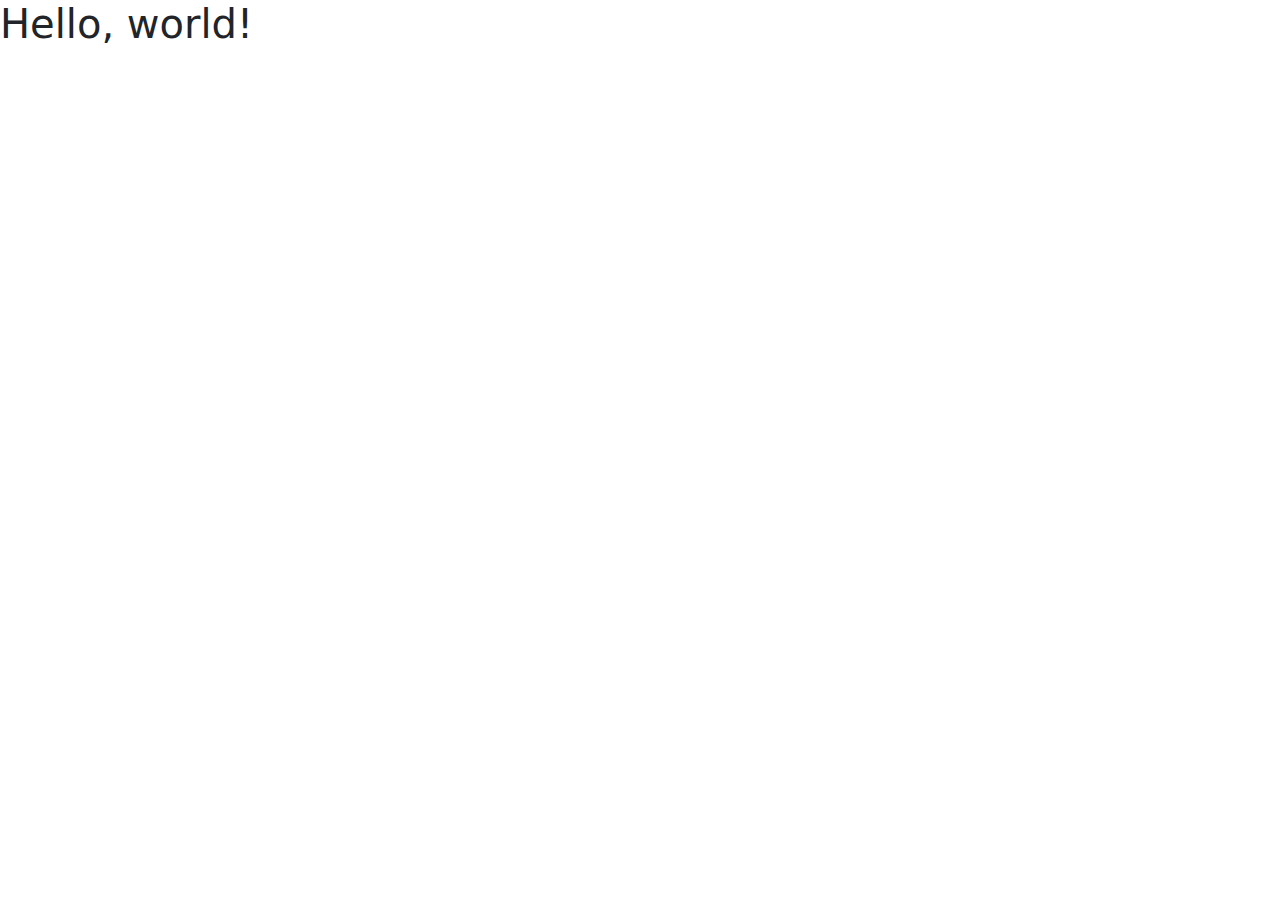
<file: index.html>
<!doctype html>
<html lang="en">
  <head>
    <meta charset="utf-8">
    <meta name="viewport" content="width=device-width, initial-scale=1">
    <title>Bootstrap demo</title>
    <link href="https://cdn.jsdelivr.net/npm/bootstrap@5.3.3/dist/css/bootstrap.min.css" rel="stylesheet" integrity="sha384-QWTKZyjpPEjISv5WaRU9OFeRpok6YctnYmDr5pNlyT2bRjXh0JMhjY6hW+ALEwIH" crossorigin="anonymous">
  </head>
  <body>
    <h1>Hello, world!</h1>
    <script src="https://cdn.jsdelivr.net/npm/bootstrap@5.3.3/dist/js/bootstrap.bundle.min.js" integrity="sha384-YvpcrYf0tY3lHB60NNkmXc5s9fDVZLESaAA55NDzOxhy9GkcIdslK1eN7N6jIeHz" crossorigin="anonymous"></script>
  </body>
</html>
</file>
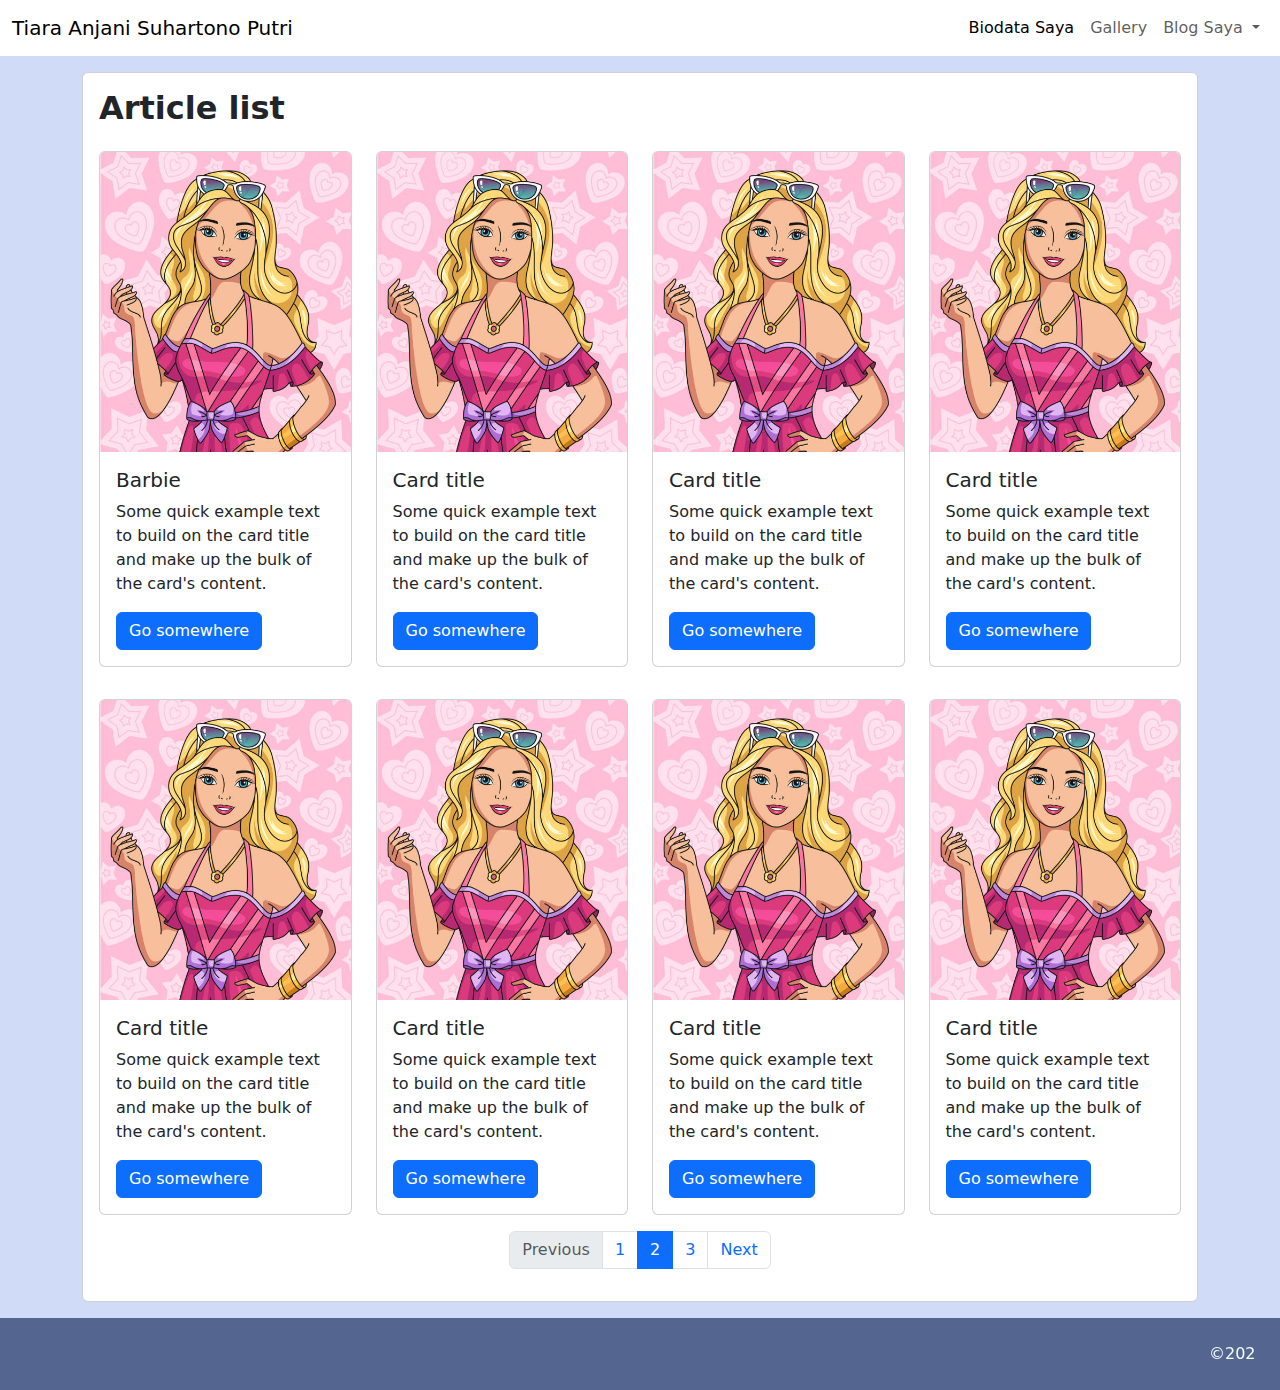
<file: artikel/index.html>
<!DOCTYPE html>
<html lang="en">

<head>
    <meta charset="UTF-8">
    <meta name="viewport" content="width=device-width, initial-scale=1.0">
    <title>Index</title>
    <link rel="stylesheet" href="../asset/bootstrap/css/bootstrap.min.css">
    <link rel="stylesheet" href="../style.css">
    <link rel="stylesheet" href="../asset/fontawesome/css/all.min.css" />
</head>

<body>


    <!--Navbar-->
    <nav class="navbar navbar-expand-lg custom-bs-navbar">
        <div class="container-fluid">
            <a class="navbar-brand" href="#">Tiara Anjani Suhartono Putri</a>
            <button class="navbar-toggler" type="button" data-bs-toggle="collapse"
                data-bs-target="#navbarSupportedContent" aria-controls="navbarSupportedContent" aria-expanded="false"
                aria-label="Toggle navigation">
                <span class="navbar-toggler-icon"></span>
            </button>
            <div class="collapse navbar-collapse" id="navbarSupportedContent">
                <ul class="navbar-nav ms-auto">
                    <li class="nav-item">
                        <a class="nav-link active" aria-current="page" href="../biodata-saya.html">Biodata Saya</a>
                    </li>
                    <li class="nav-item">
                        <a class="nav-link" href="../Gallery.html">Gallery</a>
                    </li>
                    <li class="nav-item dropdown">
                        <a class="nav-link dropdown-toggle" href="#" role="button" data-bs-toggle="dropdown"
                            aria-expanded="false">
                            Blog Saya
                        </a>
                        <ul class="dropdown-menu dropdown-menu-end">
                            <li><a class="dropdown-item" href="./index.html">Daftar Artikel</a></li>
                            <li><a class="dropdown-item" href="./form.html">Buat Artikel</a></li>
                            <li>
                        </ul>
                    </li>
                </ul>
            </div>
        </div>
    </nav>
    <!--Close Navbar-->


    <!--Start Content Section-->
    <div class="content-section">
        <div class="container py-3">
            <div class="card">
                <div class="card-body">
                    <div class="row">
                        <h2><strong>Article list</strong></h2>

                        <!--Start Card Foto-->
                        <div class="col-3 sm-3 py-3">
                            <div class="card">
                                <img src="../asset/Image/barbie.jpg" class="card-img-top" alt="Barbie">
                                <div class="card-body">
                                    <h5 class="card-title">Barbie</h5>
                                    <p class="card-text">Some quick example text to build on the card title and make up
                                        the bulk of the card's content.</p>
                                    <a href="./detail.html" class="btn btn-primary">Go somewhere</a>
                                </div>
                            </div>
                        </div>

                        <div class="col-3 sm-3 py-3">
                            <div class="card">
                                <img src="../asset/Image/barbie.jpg" class="card-img-top" alt="...">
                                <div class="card-body">
                                    <h5 class="card-title">Card title</h5>
                                    <p class="card-text">Some quick example text to build on the card title and make up
                                        the bulk of the card's content.</p>
                                    <a href="#" class="btn btn-primary">Go somewhere</a>
                                </div>
                            </div>
                        </div>

                        <div class="col-3 sm-3 py-3">
                            <div class="card">
                                <img src="../asset/Image/barbie.jpg" class="card-img-top" alt="...">
                                <div class="card-body">
                                    <h5 class="card-title">Card title</h5>
                                    <p class="card-text">Some quick example text to build on the card title and make up
                                        the bulk of the card's content.</p>
                                    <a href="#" class="btn btn-primary">Go somewhere</a>
                                </div>
                            </div>
                        </div>


                        <div class="col-3 sm-3 py-3">
                            <div class="card">
                                <img src="../asset/Image/barbie.jpg" class="card-img-top" alt="...">
                                <div class="card-body">
                                    <h5 class="card-title">Card title</h5>
                                    <p class="card-text">Some quick example text to build on the card title and make up
                                        the bulk of the card's content.</p>
                                    <a href="#" class="btn btn-primary">Go somewhere</a>
                                </div>
                            </div>
                        </div>


                        <div class="col-3 sm-3 py-3">
                            <div class="card">
                                <img src="../asset/Image/barbie.jpg" class="card-img-top" alt="...">
                                <div class="card-body">
                                    <h5 class="card-title">Card title</h5>
                                    <p class="card-text">Some quick example text to build on the card title and make up
                                        the bulk of the card's content.</p>
                                    <a href="#" class="btn btn-primary">Go somewhere</a>
                                </div>
                            </div>
                        </div>


                        <div class="col-3 sm-3 py-3">
                            <div class="card">
                                <img src="../asset/Image/barbie.jpg" class="card-img-top" alt="...">
                                <div class="card-body">
                                    <h5 class="card-title">Card title</h5>
                                    <p class="card-text">Some quick example text to build on the card title and make up
                                        the bulk of the card's content.</p>
                                    <a href="#" class="btn btn-primary">Go somewhere</a>
                                </div>
                            </div>
                        </div>


                        <div class="col-3 sm-3 py-3">
                            <div class="card">
                                <img src="../asset/Image/barbie.jpg" class="card-img-top" alt="...">
                                <div class="card-body">
                                    <h5 class="card-title">Card title</h5>
                                    <p class="card-text">Some quick example text to build on the card title and make up
                                        the bulk of the card's content.</p>
                                    <a href="#" class="btn btn-primary">Go somewhere</a>
                                </div>
                            </div>
                        </div>


                        <div class="col-3 sm-3 py-3">
                            <div class="card">
                                <img src="../asset/Image/barbie.jpg" class="card-img-top" alt="...">
                                <div class="card-body">
                                    <h5 class="card-title">Card title</h5>
                                    <p class="card-text">Some quick example text to build on the card title and make up
                                        the bulk of the card's content.</p>
                                    <a href="#" class="btn btn-primary">Go somewhere</a>
                                </div>
                            </div>
                        </div>
                        <!--Start Card Foto-->

                        <!--Start Pagination/Previous-->
                        <nav aria-label="...">
                            <ul class="pagination justify-content-center">
                                <li class="page-item disabled">
                                    <a class="page-link">Previous</a>
                                </li>
                                <li class="page-item"><a class="page-link" href="#">1</a></li>
                                <li class="page-item active" aria-current="page">
                                    <a class="page-link" href="#">2</a>
                                </li>
                                <li class="page-item"><a class="page-link" href="#">3</a></li>
                                <li class="page-item">
                                    <a class="page-link" href="#">Next</a>
                                </li>
                            </ul>
                        </nav>
                        <!--Start Pagination/Previous-->

                    </div>
                </div>
            </div>
        </div>
    </div>
    </div>
    <!--End Content Section-->


    <!--Footer-->
    <footer class="my-footer">
        <marquee>
            <address>&copy;2024 TG - All right reserved</address>
        </marquee>
    </footer>
    <!--End Footer-->

    <script src="https://cdn.jsdelivr.net/npm/@popperjs/core@2.11.8/dist/umd/popper.min.js"
        integrity="sha384-I7E8VVD/ismYTF4hNIPjVp/Zjvgyol6VFvRkX/vR+Vc4jQkC+hVqc2pM8ODewa9r"
        crossorigin="anonymous"></script>
    <script src="../asset/bootstrap/js/bootstrap.min.js"></script>
</body>

</html>
</file>
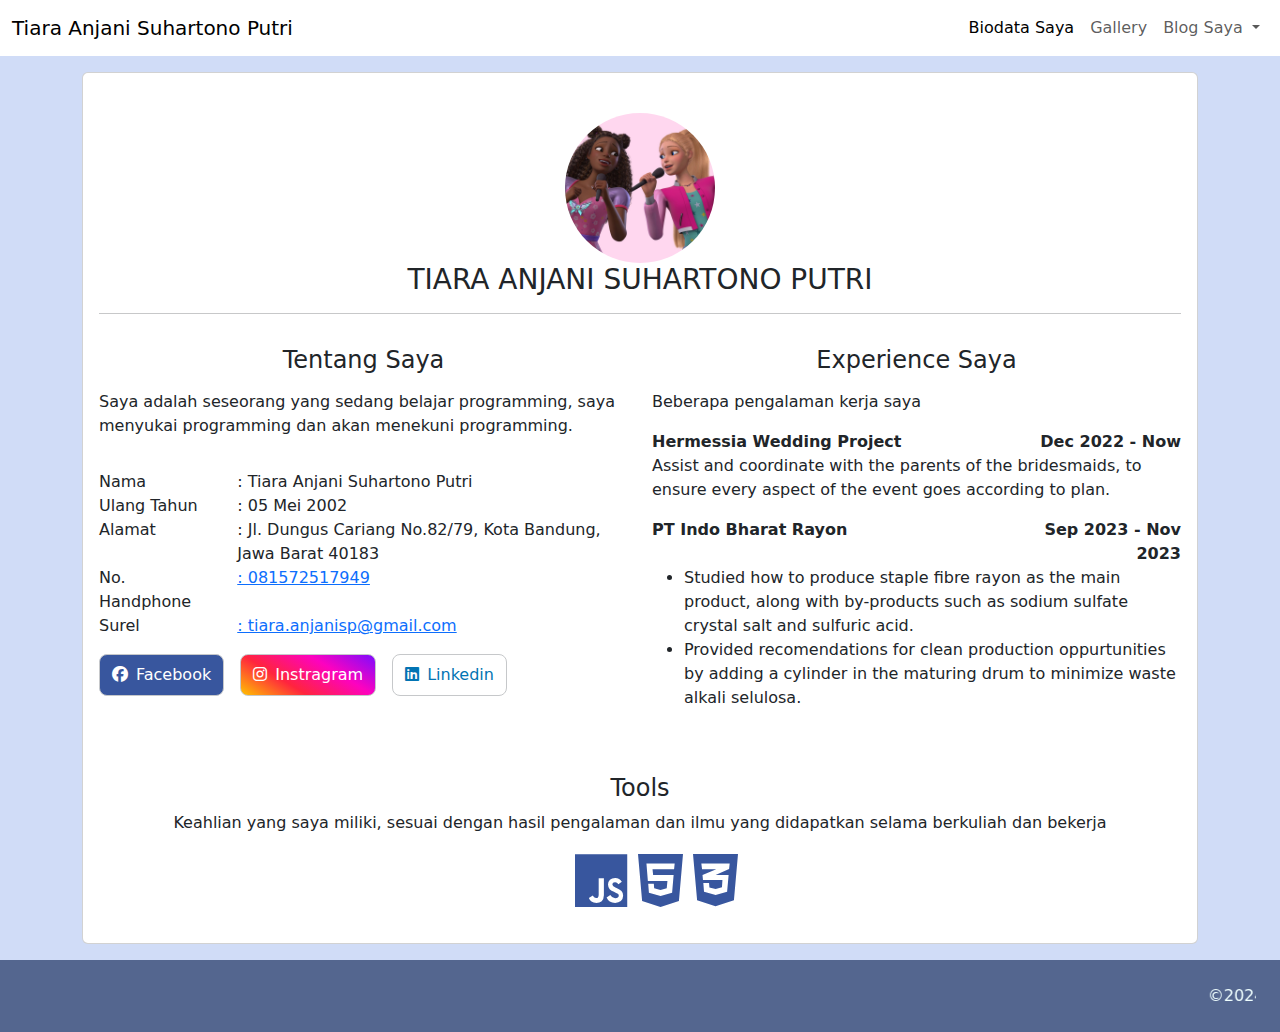
<file: biodata-saya.html>
<!DOCTYPE html>
<html lang="en">

<head>
  <meta charset="UTF-8">
  <meta name="viewport" content="width=<device-width>, initial-scale=1.0">
  <title>Biodata Saya</title>
  <link rel="stylesheet" href="./asset/bootstrap/css/bootstrap.min.css">
  <link rel="stylesheet" href="./style.css">
  <link rel="stylesheet" href="./asset/fontawesome/css/all.min.css" />
</head>

<body>

  <!--Navbar-->
  <nav class="navbar navbar-expand-lg custom-bs-navbar">
    <div class="container-fluid">
      <a class="navbar-brand" href="#">Tiara Anjani Suhartono Putri</a>
      <button class="navbar-toggler" type="button" data-bs-toggle="collapse" data-bs-target="#navbarSupportedContent"
        aria-controls="navbarSupportedContent" aria-expanded="false" aria-label="Toggle navigation">
        <span class="navbar-toggler-icon"></span>
      </button>
      <div class="collapse navbar-collapse" id="navbarSupportedContent">
        <ul class="navbar-nav ms-auto">
          <li class="nav-item">
            <a class="nav-link active" aria-current="page" href="#">Biodata Saya</a>
          </li>
          <li class="nav-item">
            <a class="nav-link" href="./Gallery.html">Gallery</a>
          </li>
          <li class="nav-item dropdown">
            <a class="nav-link dropdown-toggle" href="#" role="button" data-bs-toggle="dropdown" aria-expanded="false">
              Blog Saya
            </a>
            <ul class="dropdown-menu dropdown-menu-end">
              <li><a class="dropdown-item" href="./artikel/index.html">Daftar Artikel</a></li>
              <li><a class="dropdown-item" href="./artikel/form.html">Buat Artikel</a></li>
              <li>
            </ul>
          </li>
        </ul>
      </div>
    </div>
  </nav>
  <!--Close Navbar-->

  <!--Buat isian content, isinya card-->
  <div class="content-section">
    <div class="container py-3">
      <div class="card">
        <div class="card-body">

          <div class="row">
            <div class="col-sm-12 mb-3 mt-4" align="center">
              <!--cara ke 2-->
              <img src="asset/Image/barbi.jpg" class="barbi" />
              <h3 class="text-bold">TIARA ANJANI SUHARTONO PUTRI</h3>
              <hr class="mt-3 mb-3" />
            </div>

            <!--Start Split-->
            <div class="col-12 col-md-6 mb-5 mb-md-0">
              <!--About-->
              <div class="about mb-3">
                <div class="row">
                  <div class="col-12 mb-3">
                    <h4 class="mb-3" align="center">Tentang Saya</h4>
                    <p>Saya adalah seseorang yang sedang belajar programming, saya menyukai programming
                      dan akan menekuni programming.
                    </p>
                  </div>
                  <div class="col-3">
                    Nama
                  </div>
                  <div class="col-9">
                    : Tiara Anjani Suhartono Putri
                  </div>
                  <div class="col-3">
                    Ulang Tahun
                  </div>
                  <div class="col-9">
                    : 05 Mei 2002
                  </div>
                  <div class="col-3">
                    Alamat
                  </div>
                  <div class="col-9">
                    : Jl. Dungus Cariang No.82/79, Kota Bandung, Jawa Barat 40183
                  </div>
                  <div class="col-3">
                    No. Handphone
                  </div>
                  <div class="col-9">
                    <a href="tel: +6281572517949">: 081572517949</a>
                  </div>
                  <div class="col-3">
                    Surel
                  </div>
                  <div class="col-9">
                    <a href="mailto:tiara.anjanisp@gmail.com">: tiara.anjanisp@gmail.com</a>
                  </div>
                </div>
              </div>
              <!--End About-->

              <!--Social Media-->
              <div class="sosmed-container">
                <ul class="social-list">
                  <li class="social-item">
                    <a href="#" target="_blank"><i class="fa-brands fa-facebook"></i>Facebook</a>
                  </li>
                  <li class="social-item">
                    <a href="https://www.instagram.com/tiaraasputri/profilecard/?igsh=czFzZzh1dmo4N2V3"
                      target="_blank"><i class="fa-brands fa-instagram"></i>Instragram</a>
                  </li>
                  <li class="social-item">
                    <a href="https://www.linkedin.com/in/tiara-anjani-suhartono-putri-509375309?utm_source=share&utm_campaign=share_via&utm_content=profile&utm_medium=android_app"
                      target="_blank"><i class="fa-brands fa-linkedin"></i>Linkedin</a>
                  </li>
                </ul>
              </div>
              <!--End Social Media-->
            </div>

            <!--Start Experience-->
            <div class="col-12 col-md-6">
              <h4 class="mb-3" align="center">Experience Saya</h4>
              <p>Beberapa pengalaman kerja saya</p>
              <div class="row">
                <div class="col-8"><strong>Hermessia Wedding Project</strong></div>
                <div class="col-4" align="right"><strong>Dec 2022 - Now</strong></div>
              </div>
              <p>Assist and coordinate with the parents of the bridesmaids, to ensure every aspect of the event goes
                according to plan.</p>

              <div class="row">
                <div class="col-8"><strong>PT Indo Bharat Rayon</strong></div>
                <div class="col-4" align="right"><strong>Sep 2023 - Nov 2023</strong></div>
              </div>
              <ul class="experience-list" type="disc">
                <li>Studied how to produce staple fibre rayon as the main product, along with by-products such as sodium
                  sulfate crystal salt and sulfuric acid.</li>
                <li>Provided recomendations for clean production oppurtunities by adding a cylinder in the maturing drum
                  to minimize waste alkali selulosa.</li>
              </ul>
            </div>
            <!--End Experience-->
          </div>
          <!--End Split-->

          <br />
          <br />
          <!--Start Tools-->
          <div align="center">
            <h4>Tools</h4>
            <p>Keahlian yang saya miliki, sesuai dengan hasil pengalaman dan ilmu yang didapatkan selama berkuliah dan
              bekerja</p>
            <div class="tools-container" align="center">
              <ul class="tools-list">
                <li class="tools-item">
                  <i class="fa-brands fa-js"></i>
                </li>
                <li class="tools-item">
                  <i class="fa-brands fa-html5"></i>
                </li>
                <li class="tools-item">
                  <i class="fa-brands fa-css3-alt"></i>
                </li>
              </ul>
            </div>
          </div>
          <!--End Tools-->


        </div>
      </div>
    </div>
  </div>
  <!--Close content card-->

  <!--Footer-->
  <footer class="my-footer">
    <marquee>
      <address>&copy;2024 TG - All right reserved</address>
    </marquee>
  </footer>
  <!--End Footer-->

  <script src="https://cdn.jsdelivr.net/npm/@popperjs/core@2.11.8/dist/umd/popper.min.js"
    integrity="sha384-I7E8VVD/ismYTF4hNIPjVp/Zjvgyol6VFvRkX/vR+Vc4jQkC+hVqc2pM8ODewa9r"
    crossorigin="anonymous"></script>
  <script src="./asset/bootstrap/js/bootstrap.min.js"></script>
</body>

</html>
</file>
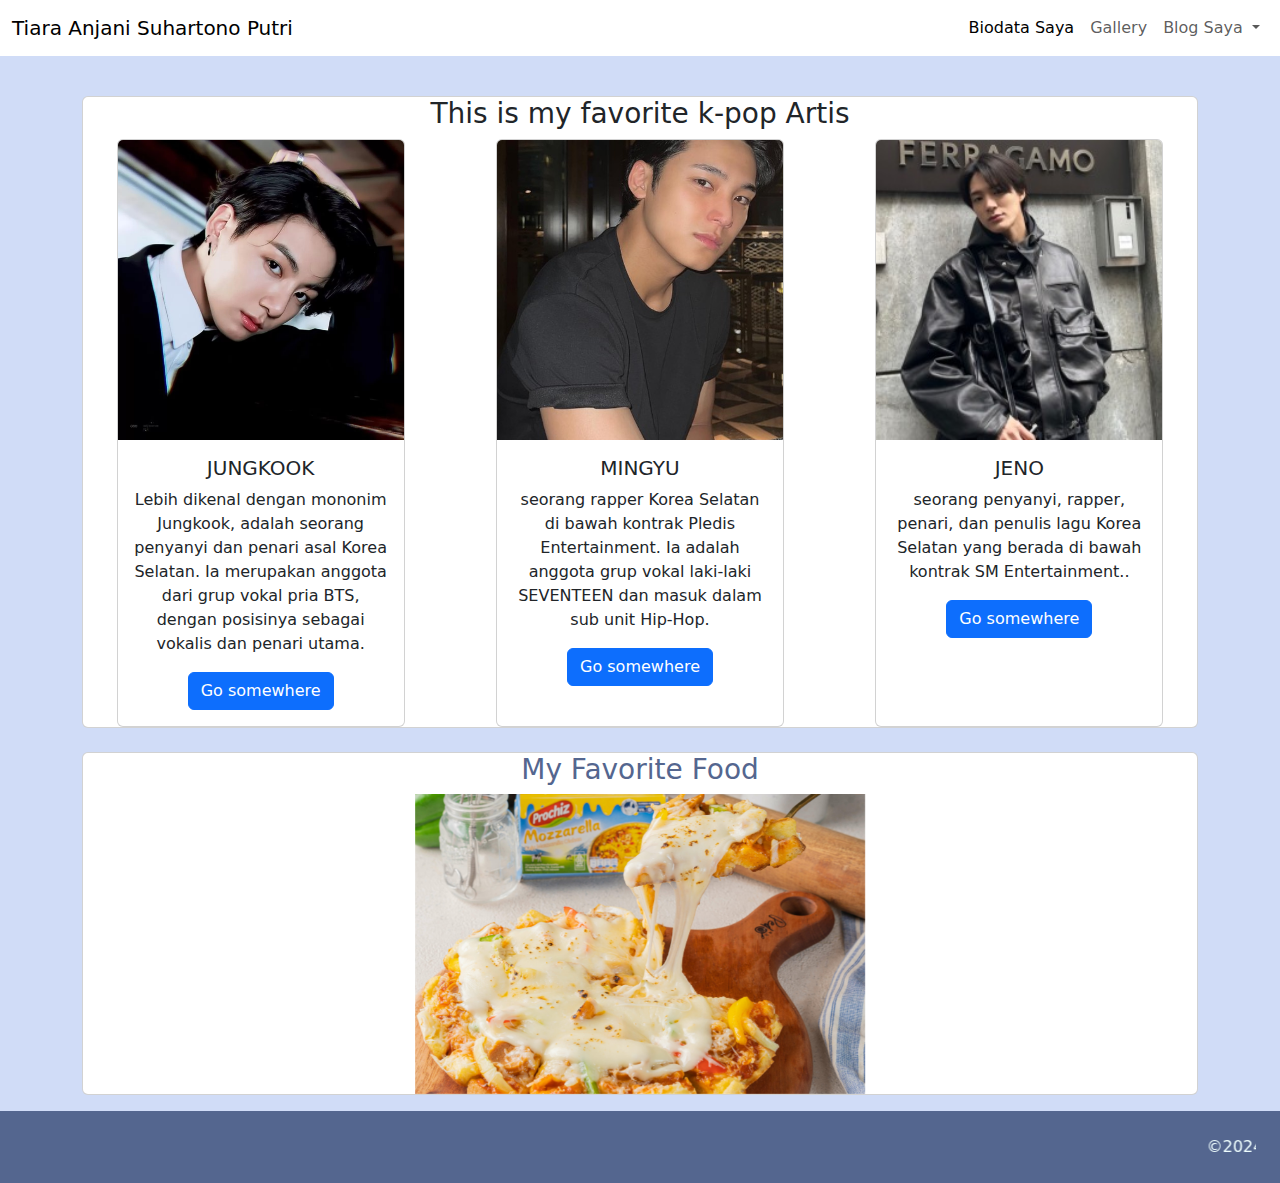
<file: Gallery.html>
<!DOCTYPE html>
<html lang="en">

<head>
    <meta charset="UTF-8">
    <meta name="viewport" content="width=device-width, initial-scale=1.0">
    <title>Gallery</title>
    <link rel="stylesheet" href="./asset/bootstrap/css/bootstrap.min.css">
    <link rel="stylesheet" href="./style.css">
    <link rel="stylesheet" href="./asset/fontawesome/css/all.min.css" />
</head>

<body>

    <!--Start Navbar-->
    <nav class="navbar navbar-expand-lg custom-bs-navbar">
        <div class="container-fluid">
            <a class="navbar-brand" href="#">Tiara Anjani Suhartono Putri</a>
            <button class="navbar-toggler" type="button" data-bs-toggle="collapse"
                data-bs-target="#navbarSupportedContent" aria-controls="navbarSupportedContent" aria-expanded="false"
                aria-label="Toggle navigation">
                <span class="navbar-toggler-icon"></span>
            </button>
            <div class="collapse navbar-collapse" id="navbarSupportedContent">
                <ul class="navbar-nav ms-auto">
                    <li class="nav-item">
                        <a class="nav-link active" aria-current="page" href="./biodata-saya.html">Biodata Saya</a>
                    </li>
                    <li class="nav-item">
                        <a class="nav-link" href="./Gallery.html">Gallery</a>
                    </li>
                    <li class="nav-item dropdown">
                        <a class="nav-link dropdown-toggle" href="#" role="button" data-bs-toggle="dropdown"
                            aria-expanded="false">
                            Blog Saya
                        </a>
                        <ul class="dropdown-menu dropdown-menu-end">
                            <li><a class="dropdown-item" href="./artikel/index.html">Daftar Artikel</a></li>
                            <li><a class="dropdown-item" href="./artikel/form.html">Buat Artikel</a></li>
                            <li>
                        </ul>
                    </li>
                </ul>
            </div>
        </div>
    </nav>
    <!--Close Navbar-->

    <!--Start Content Section-->
    <div class="content-section">
        <br />
        <div class="container py-3">
            <div class="card">
                <div class="row" align="center">
                    <h3 align="center">This is my favorite k-pop Artis</h3>

                    <div class="col col-lg-4">
                        <div class="card h-100" style="width: 18rem;">
                            <img src="asset/Image/JK.jpeg" class="card-img-top" alt="JK">
                            <div class="card-body">
                                <h5 class="card-title">JUNGKOOK</h5>
                                <p class="card-text">Lebih dikenal dengan mononim Jungkook, adalah seorang penyanyi dan
                                    penari asal Korea Selatan. Ia merupakan anggota dari grup vokal pria BTS, dengan
                                    posisinya sebagai vokalis dan penari utama.</p>
                                <a href="jungkook.html" target="_blank" class="btn btn-primary">Go somewhere</a>
                            </div>
                        </div>
                    </div>

                    <div class="col col-lg-4">
                        <div class="card h-100" style="width: 18rem;">
                            <img src="asset/Image/mingyu.png" class="card-img-top" alt="MINGYU">
                            <div class="card-body">
                                <h5 class="card-title">MINGYU</h5>
                                <p class="card-text">seorang rapper Korea Selatan di bawah kontrak Pledis Entertainment.
                                    Ia adalah anggota grup vokal laki-laki SEVENTEEN dan masuk dalam sub unit Hip-Hop.
                                </p>
                                <a href="https://youtu.be/wqVpoj5Dk4I?si=TCcjSBiHUS1yaRrp" target="_blank" class="btn btn-primary">Go somewhere</a>
                            </div>
                        </div>
                    </div>

                    <div class="col col-lg-4">
                        <div class="card h-100" style="width: 18rem;">
                            <img src="asset/Image/jeno.jpg" class="card-img-top" alt="JENO">
                            <div class="card-body">
                                <h5 class="card-title">JENO</h5>
                                <p class="card-text">seorang penyanyi, rapper, penari, dan penulis lagu Korea Selatan
                                    yang berada di bawah kontrak SM Entertainment..</p>
                                <a href="#" class="btn btn-primary">Go somewhere</a>
                            </div>
                        </div>
                    </div>
                </div>
            </div>

            <br />
            <div class="card">
                <div id="carouselExample" class="carousel slide">
                    <h3 align="center" style="color: #54668f;">My Favorite Food</h3>
                    <div class="carousel-inner">
                        <div class="carousel-item active">
                            <img src="asset/Image/pizza.jpeg" class="img-gallery d-block w-100" alt="...">
                        </div>
                        <div class="carousel-item">
                            <img src="asset/Image/burger.jpg" class="img-gallery d-block w-100" alt="...">
                        </div>
                        <div class="carousel-item">
                            <img src="asset/Image/spageti.jpg" class="img-gallery d-block w-100" alt="...">
                        </div>
                    </div>
                    <button class="carousel-control-prev" type="button" data-bs-target="#carouselExample"
                        data-bs-slide="prev">
                        <span class="carousel-control-prev-icon" aria-hidden="true"></span>
                        <span class="visually-hidden">Previous</span>
                    </button>
                    <button class="carousel-control-next" type="button" data-bs-target="#carouselExample"
                        data-bs-slide="next">
                        <span class="carousel-control-next-icon" aria-hidden="true"></span>
                        <span class="visually-hidden">Next</span>
                    </button>
                </div>
            </div>

        </div>
    </div>
    <!--End Content Section-->

    <!--Footer-->
    <footer class="my-footer">
        <marquee>
            <address>&copy;2024 TG - All right reserved</address>
        </marquee>
    </footer>
    <!--End Footer-->

    <script src="https://cdn.jsdelivr.net/npm/@popperjs/core@2.11.8/dist/umd/popper.min.js"
        integrity="sha384-I7E8VVD/ismYTF4hNIPjVp/Zjvgyol6VFvRkX/vR+Vc4jQkC+hVqc2pM8ODewa9r"
        crossorigin="anonymous"></script>
    <script src="./asset/bootstrap/js/bootstrap.min.js"></script>

</body>

</html>
</file>
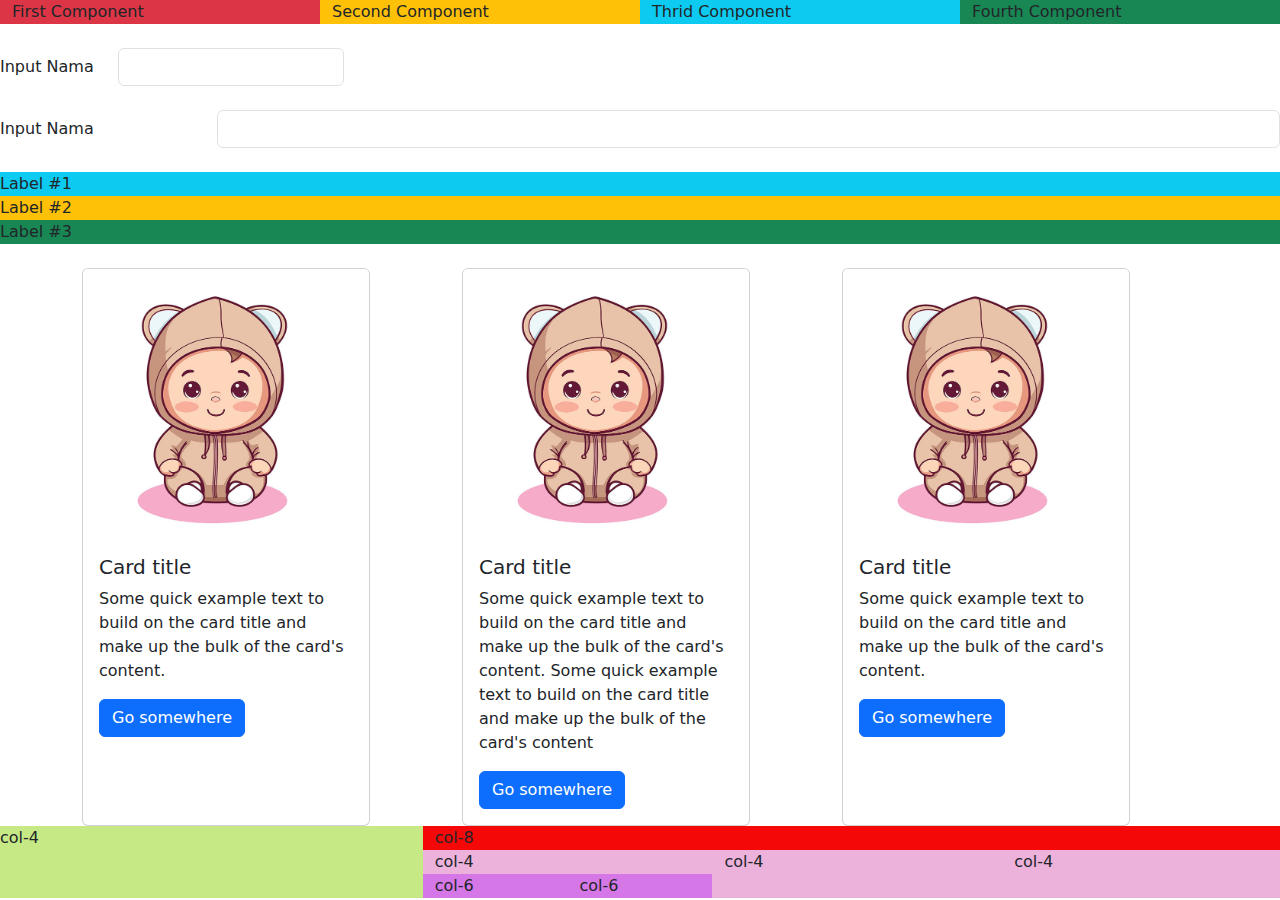
<file: home-ekspor.html>
<!DOCTYPE html>
<html lang="en">
<head>
    <meta charset="UTF-8">
    <meta name="viewport" content="width=device-width, initial-scale=1.0">
    <title>Document</title>
    <link rel="stylesheet" href="./asset/bootstrap/css/bootstrap.min.css">
</head>
<body>
    <div class="container-fluid">
        <div class="row">
          <div class="col-12 col-sm-6 col-lg-3 bg-danger">First Component</div>
          <div class="col-12 col-sm-6 col-lg-3 bg-warning">Second Component</div>
          <div class="col-12 col-sm-6 col-lg-3 bg-info">Thrid Component</div>
          <div class="col-12 col-sm-6 col-lg-3 bg-success">Fourth Component</div>
        </div>
      </div>

      <br/>
      <div class="row form-horizontal">
       <div class="col-auto">
        <label class="col-form-label">Input Nama</label>
       </div>
       <div class="col-auto">
        <input type="text" class="form-control" />
       </div>
      </div>
      <script src="./asset/bootstrap/js/bootstrap.min.js"></script>

      
      <br/>
      <div class="row form-horizontal">
       <div class="col-2">
        <label class="col-form-label">Input Nama</label>
       </div>
       <div class="col-10">
        <input type="text" class="form-control" />
       </div>
      </div>

      <br/>
    <div class="row">
        <div class="col-12 bg-info">Label #1</div>
        <div class="col-12 bg-warning">Label #2</div>
        <div class="col-12 bg-success">Label #3</div>
    </div>

<br/>

<div class="container">
    <div class="row">
        <div class="col col-sm-6 col-lg-4">
            <div class="card h-100" style="width: 18rem;">
                <img src="./asset/Image/Baby.jpg" class="card-img-top" alt="...">
                <div class="card-body">
                  <h5 class="card-title">Card title</h5>
                  <p class="card-text">Some quick example text to build on the card title and make up the bulk of the card's content.</p>
                  <a href="#" class="btn btn-primary">Go somewhere</a>
                </div>
              </div>
        </div>

        <div class="col col-sm-6 col-lg-4">
            <div class="card h-100" style="width: 18rem;">
                <img src="./asset/Image/Baby.jpg" class="card-img-top" alt="...">
                <div class="card-body">
                  <h5 class="card-title">Card title</h5>
                  <p class="card-text">Some quick example text to build on the card title and make up the bulk of the card's content. Some quick example text to build on the card title and make up the bulk of the card's content</p>
                  <a href="#" class="btn btn-primary">Go somewhere</a>
                </div>
              </div>
        </div>

        <div class="col col-sm-6 col-lg-4">
            <div class="card h-100" style="width: 18rem;">
                <img src="./asset/Image/Baby.jpg" class="card-img-top" alt="...">
                <div class="card-body">
                  <h5 class="card-title">Card title</h5>
                  <p class="card-text">Some quick example text to build on the card title and make up the bulk of the card's content.</p>
                  <a href="#" class="btn btn-primary">Go somewhere</a>
                </div>
              </div>
        </div>
    </div>
  </div>

    <div class="row">
        <div class="col-sm-4" style="background: #c6e986;">col-4</div>
        <div class="col-sm-8" style="background: #f50808;">col-8
            <div class="row">
                <div class="col-4" style="background: #ecb2db;">col-4
                    <div class="row">
                    <div class="col-6" style="background: #d577e7;">col-6</div>
                    <div class="col-6" style="background: #d577e7;">col-6</div>
                    </div>
                </div>
                <div class="col-4" style="background: #ecb2db;">col-4</div>
                <div class="col-4" style="background: #ecb2db;">col-4</div> 
            </div>
        </div>
    </div>

      <script src="./asset/bootstrap/js/bootstrap.min.js"></script>
</body>
</html>
</file>
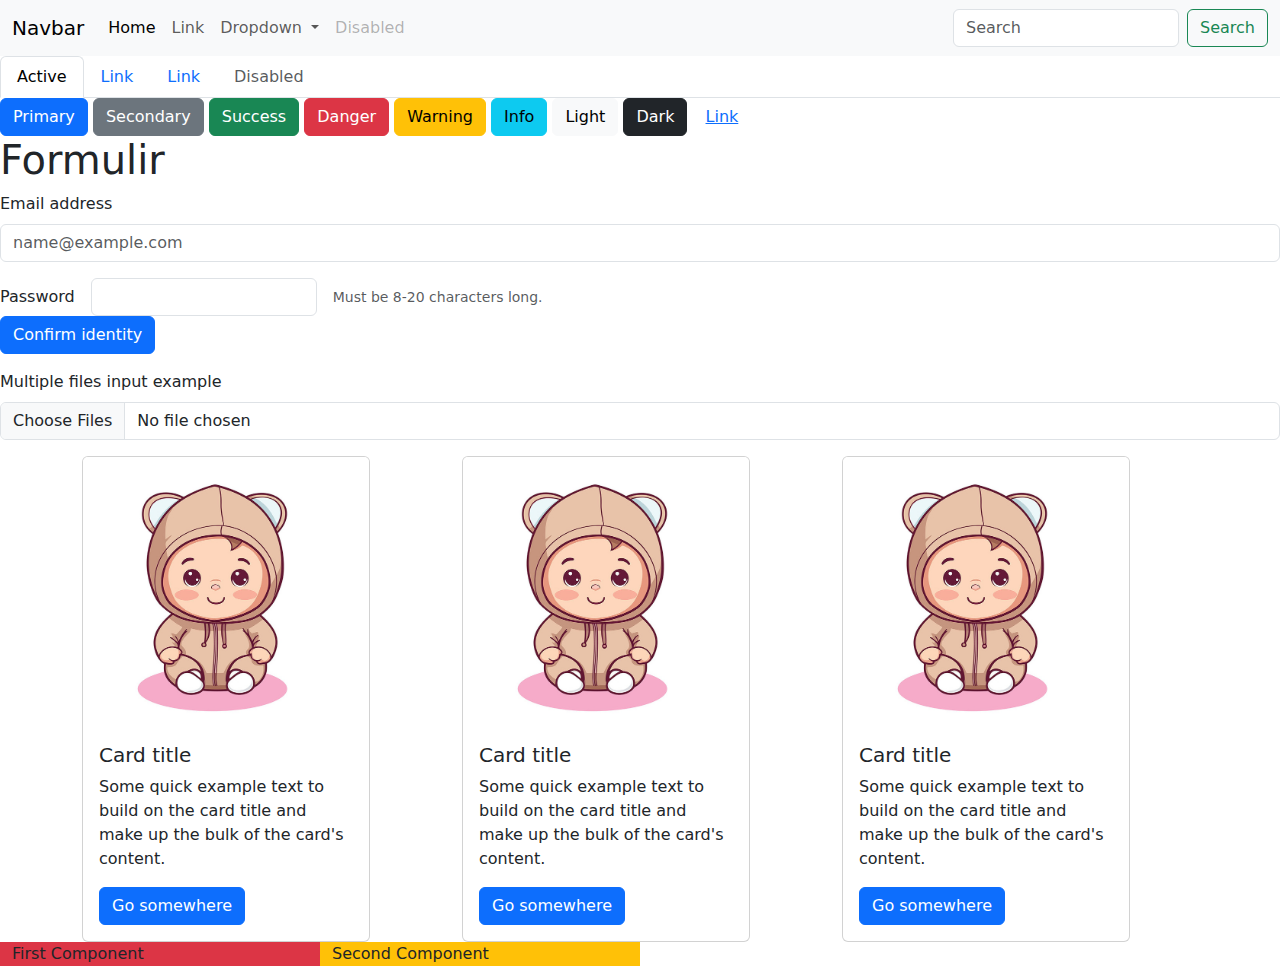
<file: home-local.html>
<!DOCTYPE html>
<html lang="en">
<head>
    <meta charset="UTF-8">
    <meta name="viewport" content="width=device-width, initial-scale=1.0">
    <title>Document</title>
    <link rel="stylesheet" href="./asset/bootstrap/css/bootstrap.min.css">
</head>
<body>

    <nav class="navbar navbar-expand-lg bg-body-tertiary">
        <div class="container-fluid">
          <a class="navbar-brand" href="#">Navbar</a>
          <button class="navbar-toggler" type="button" data-bs-toggle="collapse" data-bs-target="#navbarSupportedContent" aria-controls="navbarSupportedContent" aria-expanded="false" aria-label="Toggle navigation">
            <span class="navbar-toggler-icon"></span>
          </button>
          <div class="collapse navbar-collapse" id="navbarSupportedContent">
            <ul class="navbar-nav me-auto mb-2 mb-lg-0">
              <li class="nav-item">
                <a class="nav-link active" aria-current="page" href="#">Home</a>
              </li>
              <li class="nav-item">
                <a class="nav-link" href="#">Link</a>
              </li>
              <li class="nav-item dropdown">
                <a class="nav-link dropdown-toggle" href="#" role="button" data-bs-toggle="dropdown" aria-expanded="false">
                  Dropdown
                </a>
                <ul class="dropdown-menu">
                  <li><a class="dropdown-item" href="#">Action</a></li>
                  <li><a class="dropdown-item" href="#">Another action</a></li>
                  <li><hr class="dropdown-divider"></li>
                  <li><a class="dropdown-item" href="#">Something else here</a></li>
                </ul>
              </li>
              <li class="nav-item">
                <a class="nav-link disabled" aria-disabled="true">Disabled</a>
              </li>
            </ul>
            <form class="d-flex" role="search">
              <input class="form-control me-2" type="search" placeholder="Search" aria-label="Search">
              <button class="btn btn-outline-success" type="submit">Search</button>
            </form>
          </div>
        </div>
      </nav>


  <ul class="nav nav-tabs">
  <li class="nav-item">
    <a class="nav-link active" aria-current="page" href="#">Active</a>
  </li>
  <li class="nav-item">
    <a class="nav-link" href="#">Link</a>
  </li>
  <li class="nav-item">
    <a class="nav-link" href="#">Link</a>
  </li>
  <li class="nav-item">
    <a class="nav-link disabled" aria-disabled="true">Disabled</a>
  </li>
</ul>

    <button type="button" class="btn btn-primary">Primary</button>
    <button type="button" class="btn btn-secondary">Secondary</button>
    <button type="button" class="btn btn-success">Success</button>
    <button type="button" class="btn btn-danger">Danger</button>
    <button type="button" class="btn btn-warning">Warning</button>
    <button type="button" class="btn btn-info">Info</button>
    <button type="button" class="btn btn-light">Light</button>
    <button type="button" class="btn btn-dark">Dark</button>

    <button type="button" class="btn btn-link">Link</button>
    <script> src="./asset/bootstrap/js/bootstrap.min.js" </script>

<br/>
<h1> Formulir</h1>

    <div class="mb-3">
    <label for="exampleFormControlInput1" class="form-label">Email address</label>
    <input type="email" class="form-control" id="exampleFormControlInput1" placeholder="name@example.com">
    </div>

    <div class="row g-3 align-items-center">
        <div class="col-auto">
          <label for="inputPassword6" class="col-form-label">Password</label>
        </div>
        <div class="col-auto">
          <input type="password" id="inputPassword6" class="form-control" aria-describedby="passwordHelpInline">
        </div>
        <div class="col-auto">
          <span id="passwordHelpInline" class="form-text">
            Must be 8-20 characters long.
          </span>
        </div>
      </div>
      
    </div>
    <div class="col-auto">
      <button type="submit" class="btn btn-primary mb-3">Confirm identity</button>
    </div>

    <div class="mb-3">
        <label for="formFileMultiple" class="form-label">Multiple files input example</label>
        <input class="form-control" type="file" id="formFileMultiple" multiple>
      </div>

      <div class="container">
        <div class="row">
            <div class="col col-sm-6 col-lg-4">
                <div class="card" style="width: 18rem;">
                    <img src="./asset/Image/Baby.jpg" class="card-img-top" alt="...">
                    <div class="card-body">
                      <h5 class="card-title">Card title</h5>
                      <p class="card-text">Some quick example text to build on the card title and make up the bulk of the card's content.</p>
                      <a href="#" class="btn btn-primary">Go somewhere</a>
                    </div>
                  </div>
            </div>

            <div class="col col-sm-6 col-lg-4">
                <div class="card" style="width: 18rem;">
                    <img src="./asset/Image/Baby.jpg" class="card-img-top" alt="...">
                    <div class="card-body">
                      <h5 class="card-title">Card title</h5>
                      <p class="card-text">Some quick example text to build on the card title and make up the bulk of the card's content.</p>
                      <a href="#" class="btn btn-primary">Go somewhere</a>
                    </div>
                  </div>
            </div>

            <div class="col col-sm-6 col-lg-4">
                <div class="card" style="width: 18rem;">
                    <img src="./asset/Image/Baby.jpg" class="card-img-top" alt="...">
                    <div class="card-body">
                      <h5 class="card-title">Card title</h5>
                      <p class="card-text">Some quick example text to build on the card title and make up the bulk of the card's content.</p>
                      <a href="#" class="btn btn-primary">Go somewhere</a>
                    </div>
                  </div>
            </div>
            
        </div>
      </div>

      <!--Ini yg beda cra, yg tas mah copas dari bootstrap-->

      <div class="container-fluid">
        <div class="row">
          <div class="col col-sm-6 col-lg-3 bg-danger">First Component</div>
          <div class="col col-sm-6 col-lg-3 bg-warning">Second Component</div>
        </div>
      </div>
</body>
</html>
</file>
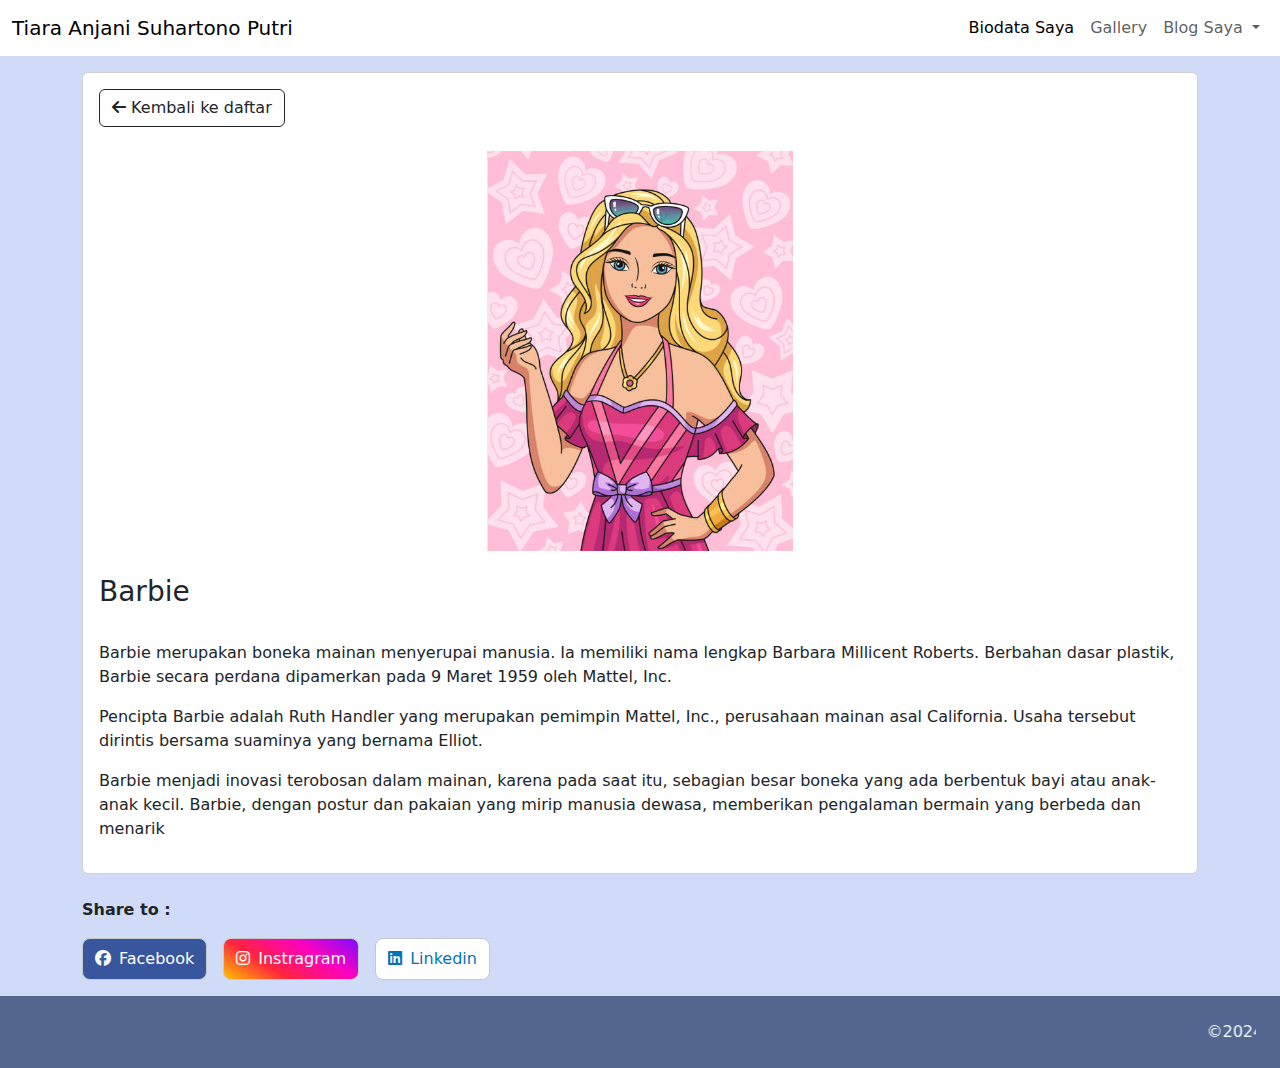
<file: artikel/detail.html>
<!DOCTYPE html>
<html lang="en">

<head>
    <meta charset="UTF-8">
    <meta name="viewport" content="width=device-width, initial-scale=1.0">
    <title>Detail</title>
    <link rel="stylesheet" href="../asset/bootstrap/css/bootstrap.min.css">
    <link rel="stylesheet" href="../style.css">
    <link rel="stylesheet" href="../asset/fontawesome/css/all.min.css" />
</head>

<body>


    <!--Navbar-->
    <nav class="navbar navbar-expand-lg custom-bs-navbar">
        <div class="container-fluid">
            <a class="navbar-brand" href="#">Tiara Anjani Suhartono Putri</a>
            <button class="navbar-toggler" type="button" data-bs-toggle="collapse"
                data-bs-target="#navbarSupportedContent" aria-controls="navbarSupportedContent" aria-expanded="false"
                aria-label="Toggle navigation">
                <span class="navbar-toggler-icon"></span>
            </button>
            <div class="collapse navbar-collapse" id="navbarSupportedContent">
                <ul class="navbar-nav ms-auto">
                    <li class="nav-item">
                        <a class="nav-link active" aria-current="page" href="../biodata-saya.html">Biodata Saya</a>
                    </li>
                    <li class="nav-item">
                        <a class="nav-link" href="../Gallery.html">Gallery</a>
                    </li>
                    <li class="nav-item dropdown">
                        <a class="nav-link dropdown-toggle" href="#" role="button" data-bs-toggle="dropdown"
                            aria-expanded="false">
                            Blog Saya
                        </a>
                        <ul class="dropdown-menu dropdown-menu-end">
                            <li><a class="dropdown-item" href="./index.html">Daftar Artikel</a></li>
                            <li><a class="dropdown-item" href="./form.html">Buat Artikel</a></li>
                            <li>
                        </ul>
                    </li>
                </ul>
            </div>
        </div>
    </nav>
    <!--Close Navbar-->


    <!--Start Content Section-->
    <div class="content-section">
        <!--Start Container-->
        <div class="container py-3">
            <div class="card">
                <div class="card-body">
                    <!--Start Kembali ke Daftar-->
                    <div>
                        <a href="./index.html">
                            <button type="button" class="btn btn-outline-dark">
                                <i class="fa-solid fa-arrow-left"></i>
                                Kembali ke daftar</button></a>
                    </div>
                    <!--End Kembali ke Daftar-->

                    <br />
                    <div align="center">
                        <img src="../asset/Image/barbie.jpg" height="400px" />
                    </div>

                    <br />
                    <h3>Barbie</h3>
                    <br/>
                    <p>Barbie merupakan boneka mainan menyerupai manusia. Ia memiliki nama lengkap Barbara Millicent
                        Roberts. Berbahan dasar plastik, Barbie secara perdana dipamerkan pada 9 Maret 1959 oleh Mattel,
                        Inc.</p>

                    <p>Pencipta Barbie adalah Ruth Handler yang merupakan pemimpin Mattel, Inc., perusahaan mainan asal
                        California. Usaha tersebut dirintis bersama suaminya yang bernama Elliot.</p>

                    <p>Barbie menjadi inovasi terobosan dalam mainan, karena pada saat itu, sebagian besar boneka yang
                        ada berbentuk bayi atau anak-anak kecil. Barbie, dengan postur dan pakaian yang mirip manusia
                        dewasa, memberikan pengalaman bermain yang berbeda dan menarik</p>

                </div>
            </div>

            <br/>
            <!--Start Share Sosmed diluar card-->
            <div>
                <p><strong>Share to :</strong></p>
                <!--Start Share Sosmed diluar card--
    
                <!--Start Share Sosmed-->
                <div class="sosmed-container">
                    <ul class="social-list">
                        <li class="social-item">
                            <a href="#" target="_blank"><i class="fa-brands fa-facebook"></i>Facebook</a>
                        </li>
                        <li class="social-item">
                            <a href="https://www.instagram.com/tiaraasputri/profilecard/?igsh=czFzZzh1dmo4N2V3"
                                target="_blank"><i class="fa-brands fa-instagram"></i>Instragram</a>
                        </li>
                        <li class="social-item">
                            <a href="https://www.linkedin.com/in/tiara-anjani-suhartono-putri-509375309?utm_source=share&utm_campaign=share_via&utm_content=profile&utm_medium=android_app"
                                target="_blank"><i class="fa-brands fa-linkedin"></i>Linkedin</a>
                        </li>
                    </ul>
                </div>
                <!--Start Share Sosmed-->
            </div>
            <!--End Container-->
        </div>


    </div>
    <!--End Content Section-->


    <!--Footer-->
    <footer class="my-footer">
        <marquee>
            <address>&copy;2024 TG - All right reserved</address>
        </marquee>
    </footer>
    <!--End Footer-->

    <script src="https://cdn.jsdelivr.net/npm/@popperjs/core@2.11.8/dist/umd/popper.min.js"
        integrity="sha384-I7E8VVD/ismYTF4hNIPjVp/Zjvgyol6VFvRkX/vR+Vc4jQkC+hVqc2pM8ODewa9r"
        crossorigin="anonymous"></script>
    <script src="../asset/bootstrap/js/bootstrap.min.js"></script>
</body>

</html>
</file>
<file: style.css>
/**
Overriding bootstrap style
*/

@import "./content.style.css";

:root{
    --navbar-height: 56px;
    --footer-height: 72px;
}

html,body{
    height: 100%;
}

body{background: #d0dcf7;}

.custom-bs-navbar{
    background: #fff;
    min-height: var(--navbar-height);
}

.my-footer{
    display: flex;
    align-items: center;
    justify-content: center;
    width: 100%;
    height: var(--footer-height);
    background: #54668f;
    padding: 24px 24px;
}

.my-footer address{
    color:azure;
    margin: auto;
}

.content-section{
    min-height: calc(100% - var(--navbar-height) - var(--footer-height));
}
</file>
